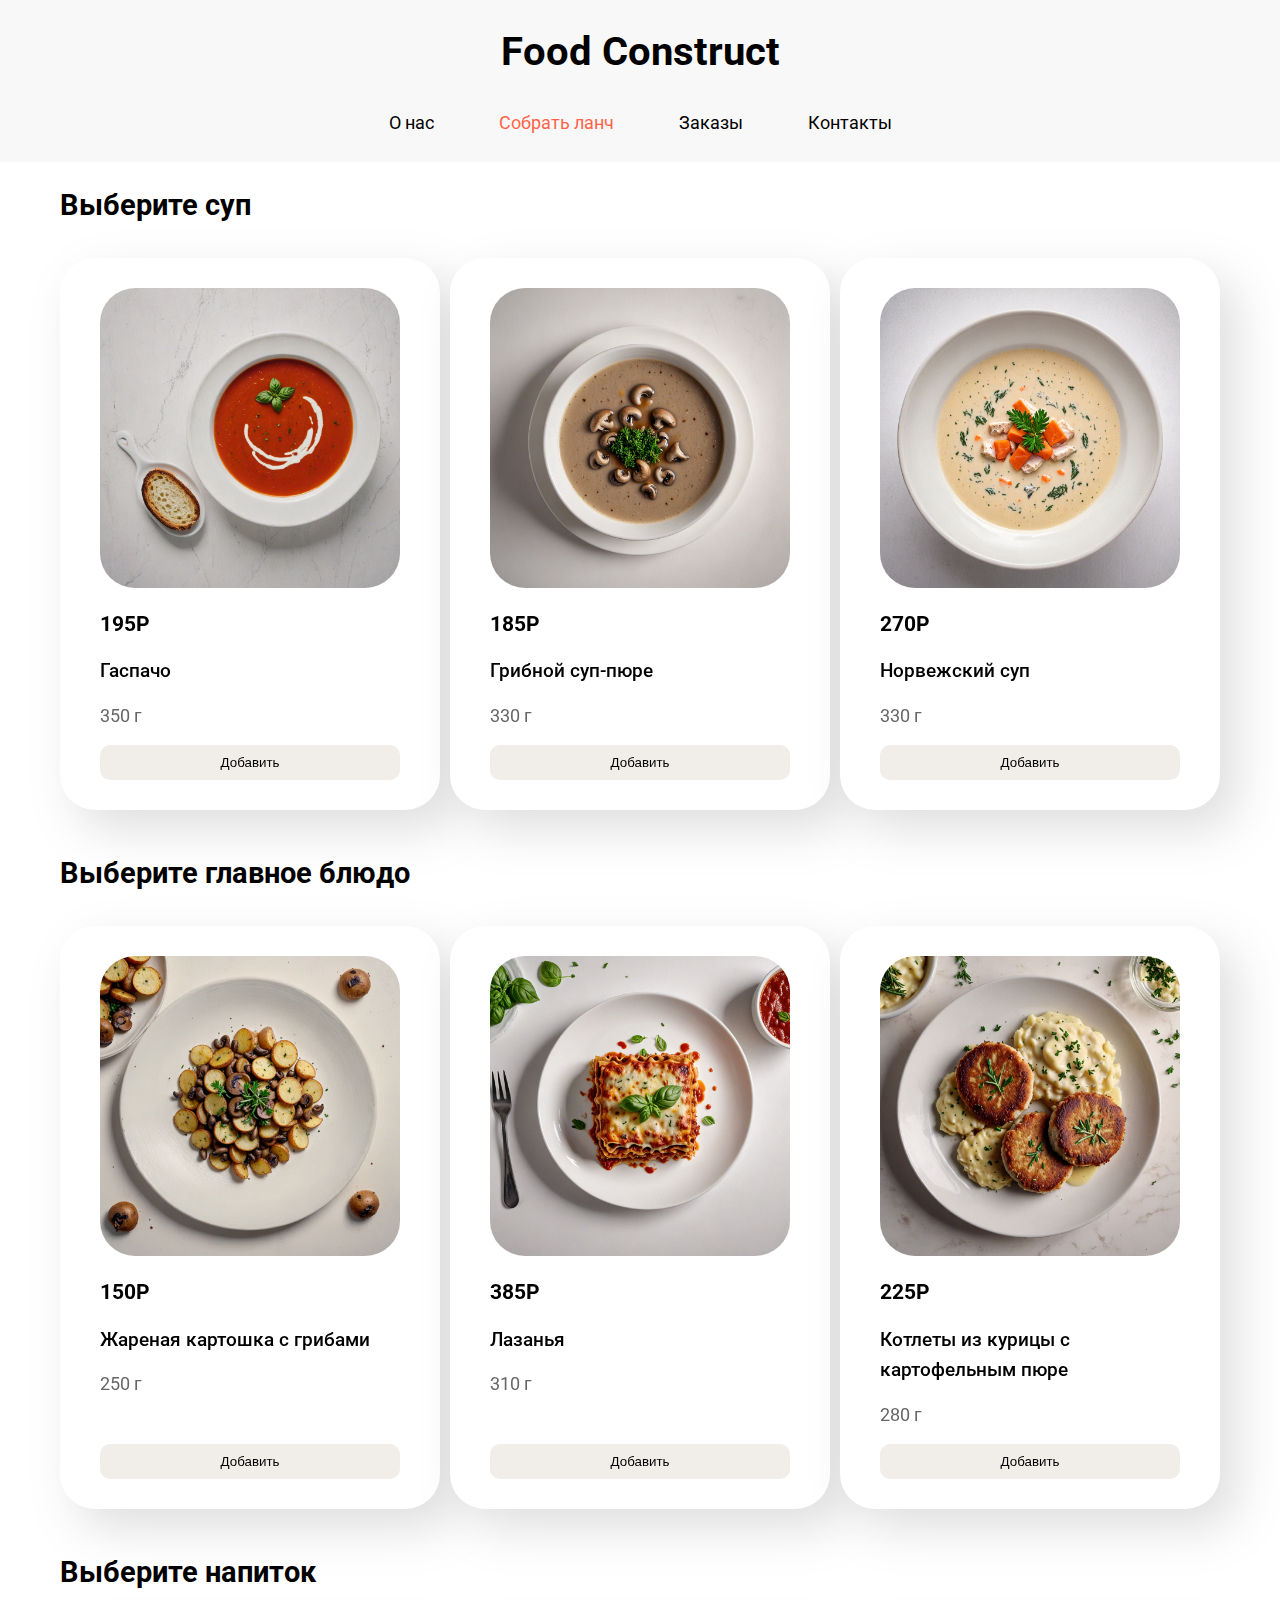
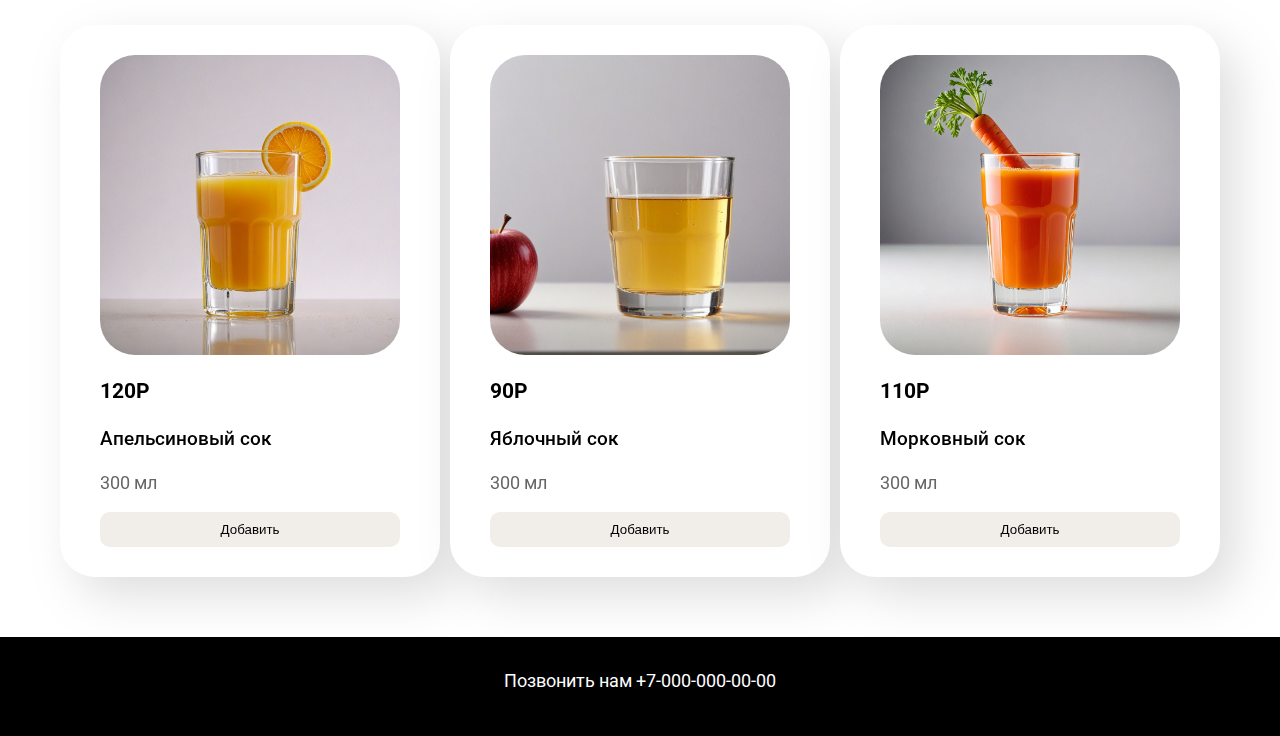
<file: lunch.html>
<!DOCTYPE html>
<html lang="ru">
<head>
    <meta charset="UTF-8">
    <meta name="viewport" content="width=device-width, initial-scale=1.0">
    <title>Собрать ланч - Food Construct</title>
    <link href="https://fonts.googleapis.com/css2?family=Roboto:wght@400;500;700&display=swap" rel="stylesheet">
    <link rel="stylesheet" href="styles/style.css">
    <link rel="stylesheet" href="styles/lunch.css">
</head>
<body>
    <header>
        <h1>Food Construct</h1>
        <nav>
            <a href="index.html">О нас</a>
            <a href="lunch.html" id="active">Собрать ланч</a>
            <a href="">Заказы</a>
            <a href="#contacts">Контакты</a>
        </nav>
    </header>
    
    <main>
        <section id="soups">
            <h2>Выберите суп</h2>
            <div class="dishes-grid">
                <div class="dish-card">
                    <img src="images/soups/gazpacho.jpg" alt="Гаспачо">
                    <p class="price">195Р</p>
                    <p class="dish-name">Гаспачо</p>
                    <p class="weight">350 г</p>
                    <button>Добавить</button>
                </div>
                <div class="dish-card">
                    <img src="images/soups/mushroom_soup.jpg" alt="Грибной суп-пюре">
                    <p class="price">185Р</p>
                    <p class="dish-name">Грибной суп-пюре</p>
                    <p class="weight">330 г</p>
                    <button>Добавить</button>
                </div>
                <div class="dish-card">
                    <img src="images/soups/norwegian_soup.jpg" alt="Норвежский суп">
                    <p class="price">270Р</p>
                    <p class="dish-name">Норвежский суп</p>
                    <p class="weight">330 г</p>
                    <button>Добавить</button>
                </div>
            </div>
        </section>
        
        <section id="main-dishes">
            <h2>Выберите главное блюдо</h2>
            <div class="dishes-grid">
                <div class="dish-card">
                    <img src="images/main_course/friedpotato.jpg" alt="Жареная картошка с грибами">
                    <p class="price">150Р</p>
                    <p class="dish-name">Жареная картошка с грибами</p>
                    <p class="weight">250 г</p>
                    <button>Добавить</button>
                </div>
                <div class="dish-card">
                    <img src="images/main_course/lasagna.jpg" alt="Лазанья">
                    <p class="price">385Р</p>
                    <p class="dish-name">Лазанья</p>
                    <p class="weight">310 г</p>
                    <button>Добавить</button>
                </div>
                <div class="dish-card">
                    <img src="images/main_course/potato.jpg" alt="Котлеты из курицы с картофельным пюре">
                    <p class="price">225Р</p>
                    <p class="dish-name">Котлеты из курицы с картофельным пюре</p>
                    <p class="weight">280 г</p>
                    <button>Добавить</button>
                </div>
            </div>
        </section>
        
        <section id="drinks">
            <h2>Выберите напиток</h2>
            <div class="dishes-grid">
                <div class="dish-card">
                    <img src="images/beverages/orangejuice.jpg" alt="Апельсиновый сок">
                    <p class="price">120Р</p>
                    <p class="dish-name">Апельсиновый сок</p>
                    <p class="weight">300 мл</p>
                    <button>Добавить</button>
                </div>
                <div class="dish-card">
                    <img src="images/beverages/applejuice.jpg" alt="Яблочный сок">
                    <p class="price">90Р</p>
                    <p class="dish-name">Яблочный сок</p>
                    <p class="weight">300 мл</p>
                    <button>Добавить</button>
                </div>
                <div class="dish-card">
                    <img src="images/beverages/carrotjuice.jpg" alt="Морковный сок">
                    <p class="price">110Р</p>
                    <p class="dish-name">Морковный сок</p>
                    <p class="weight">300 мл</p>
                    <button>Добавить</button>
                </div>
            </div>
        </section>
    </main>
    
    <footer id="contacts">
        <p>Позвонить нам +7-000-000-00-00</p>
    </footer>
</body>
</html>
</file>
<file: styles/style.css>
* {
            box-sizing: border-box;
            margin: 0;
            padding: 0;
        }
        
        body {
            font-family: 'Roboto', sans-serif;
            line-height: 1.6;
            color: #000000;
        }
        
        header {
            background-color: #f8f8f8;
            padding: 20px 0;
        }
        
        h1 {
            text-align: center;
            margin-bottom: 20px;
            color: #000000;
            font-size: 2.5rem;
        }
        
        nav {
            text-align: center;
        }
        
        nav a {
            text-decoration: none;
            color: #000000;
            font-size: 1.1rem;
            margin: 0 15px;
            padding: 5px 10px;
        }
        
        nav a:hover {
            color: #e74c3c;
        }
        
        main {
            max-width: 1200px;
            margin: 0 auto;
            padding: 20px;
        }
        
        section {
            margin-bottom: 40px;
        }
        
        h2 {
            color: #000000;
            margin-bottom: 20px;
            font-size: 1.8rem;
            padding-bottom: 10px;
        }
        
        p {
            margin-bottom: 15px;
            font-size: 1.1rem;
        }
        
        img {
            width: 100%;
            height: 300px;
            object-fit: cover;
            margin-bottom: 20px;
            border-radius: 5px;
        }
        
        ul {
            margin-left: 20px;
            margin-bottom: 20px;
        }
        
        li {
            margin-bottom: 10px;
            font-size: 1.1rem;
        }
        
        table {
            border-collapse: collapse;
            margin-bottom: 20px;
        }
        
        th, td {
            padding: 12px 15px;
            border: 1px solid #ddd;
            text-align: left;
        }
        
        th {
            font-weight: bold;
        }

        footer {
            background-color: black;
            color: white;
            padding: 30px 0;
            text-align: center;
        }
        
        footer p {
            margin-bottom: 10px;
            text-align: center;
        }
        
        footer a {
            color: #e74c3c;
            text-decoration: none;
            font-size: 1.1rem;
        }
        
        footer a:hover {
            text-decoration: underline;
        }
</file>
<file: styles/lunch.css>
/* Блок с блюдами - Grid */
.dishes-grid {
    display: grid;
    grid-template-columns: repeat(3, 1fr);
    gap: 10px;
}

/* Блок каждого блюда - Flex */
.dish-card {
    display: flex;
    flex-direction: column;
    padding: 30px 40px;
    border-radius: 35px;
    cursor: pointer;
    filter: drop-shadow(17px 19px 24px rgba(0, 0, 0, 0.13));
    background-color: white;
}

.dish-card:hover {
    border: 2px solid tomato;
}

.dish-card:hover button {
    background-color: tomato;
}

/* Изображение */
.dish-card img {
    width: 100%;
    border-radius: 35px;
}

/* Цена */
.price {
    font-size: 1.3rem;
    font-weight: bold;
}

/* Название блюда */
.dish-name {
    font-size: 1.2rem;
    font-weight: 500;
}

/* Вес/объем */
.weight {
    color: #666;
}

/* Кнопка */
.dish-card button {
    background-color: #f1eee9;
    padding: 10px 30px;
    border-radius: 10px;
    cursor: pointer;
    margin-top: auto;
    border: none;
}

/* Навигация - Flexbox */
nav {
    display: flex;
    flex-wrap: wrap;
    gap: 15px;
    justify-content: center;
}

/* Активная ссылка */
#active {
    color: tomato;
}

/* Адаптивность для страницы "Собрать ланч" */

/* ≤800px */
@media (max-width: 800px) {
    .dishes-grid {
        grid-template-columns: repeat(2, 1fr);
    }
    
    nav {
        justify-content: space-between;
    }
    
    h1 {
        text-align: center;
    }
}

/* ≤600px */
@media (max-width: 600px) {
    .dishes-grid {
        grid-template-columns: 1fr;
    }
    
    nav {
        flex-direction: column;
        align-items: center;
    }
    
    nav a {
        font-size: calc(1.1rem + 4px);
    }
    
    h2 {
        text-align: center;
    }
}
</file>
